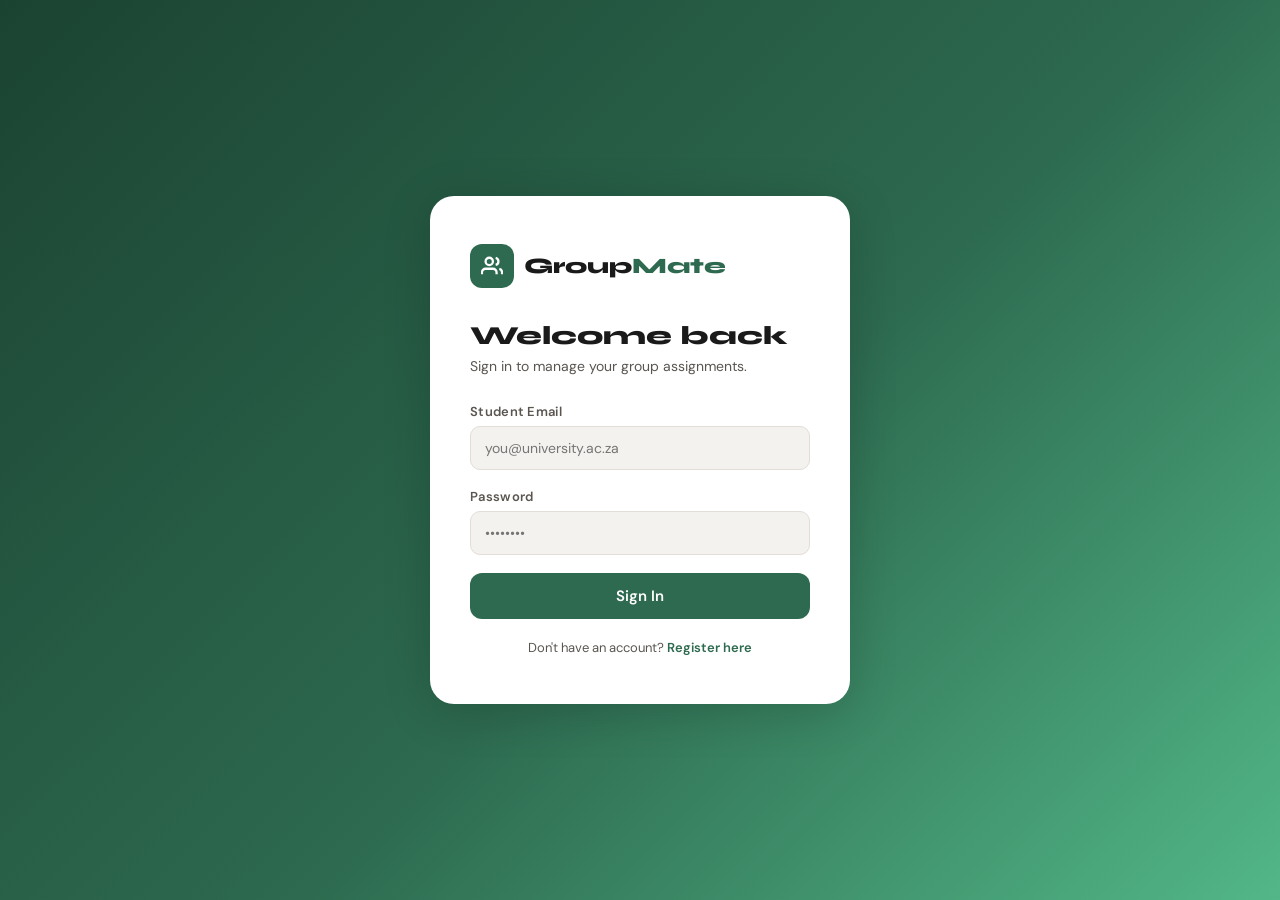
<file: index.html>
<!DOCTYPE html>
<html lang="en">
<head>
  <meta charset="UTF-8" />
  <meta name="viewport" content="width=device-width, initial-scale=1.0" />
  <title>GroupMate — Login</title>
  <link rel="stylesheet" href="css/styles.css" />
  <style>
    body {
      display: flex; align-items: center; justify-content: center; min-height: 100vh; padding: 24px;
      background: linear-gradient(135deg, #1B4332 0%, #2D6A4F 55%, #52B788 100%);
    }
    .auth-card {
      background: #fff; border-radius: 24px; padding: 48px 40px;
      width: 100%; max-width: 420px; box-shadow: 0 8px 48px rgba(0,0,0,0.18);
      animation: slideUp 0.4s ease;
    }
    .auth-logo { display: flex; align-items: center; gap: 10px; margin-bottom: 32px; }
    .auth-logo-icon {
      width: 44px; height: 44px; background: var(--primary); border-radius: 12px;
      display: flex; align-items: center; justify-content: center;
    }
    .auth-logo-text { font-family: 'Syne', sans-serif; font-size: 22px; font-weight: 800; }
    .auth-logo-text span { color: var(--primary); }
    .auth-title { font-family: 'Syne', sans-serif; font-size: 26px; font-weight: 800; margin-bottom: 6px; }
    .auth-sub   { color: var(--text-2); font-size: 14px; margin-bottom: 28px; }
    .auth-switch { text-align: center; margin-top: 20px; font-size: 13px; color: var(--text-2); }
    .auth-switch a { color: var(--primary); font-weight: 600; }
  </style>
</head>
<body>
  <div class="auth-card">
    <div class="auth-logo">
      <div class="auth-logo-icon">
        <svg viewBox="0 0 24 24" fill="none" stroke="white" stroke-width="2.5" width="22" height="22"><path d="M17 21v-2a4 4 0 0 0-4-4H5a4 4 0 0 0-4 4v2"/><circle cx="9" cy="7" r="4"/><path d="M23 21v-2a4 4 0 0 0-3-3.87"/><path d="M16 3.13a4 4 0 0 1 0 7.75"/></svg>
      </div>
      <span class="auth-logo-text">Group<span>Mate</span></span>
    </div>

    <div class="auth-title">Welcome back</div>
    <div class="auth-sub">Sign in to manage your group assignments.</div>

    <div class="form-group">
      <label class="form-label">Student Email</label>
      <input type="email" id="email" class="form-input" placeholder="you@university.ac.za" />
      <div class="error-msg" id="email-err">Please enter a valid email address.</div>
    </div>

    <div class="form-group">
      <label class="form-label">Password</label>
      <input type="password" id="pass" class="form-input" placeholder="••••••••" />
      <div class="error-msg" id="pass-err">Password must be at least 6 characters.</div>
    </div>

    <button class="btn btn-solid btn-lg btn-full" onclick="doLogin()">Sign In</button>

    <div class="auth-switch">
      Don't have an account? <a href="pages/register.html">Register here</a>
    </div>
  </div>

  <div class="toast" id="toast"></div>
  <script src="js/shared.js"></script>
  <script>
    // If already logged in, go straight to dashboard
    if (GM.user) window.location.href = 'pages/dashboard.html';

    function doLogin() {
      const email = document.getElementById('email').value.trim();
      const pass  = document.getElementById('pass').value;
      let ok = true;

      if (!email || !email.includes('@')) {
        document.getElementById('email').classList.add('error');
        document.getElementById('email-err').classList.add('show');
        ok = false;
      } else {
        document.getElementById('email').classList.remove('error');
        document.getElementById('email-err').classList.remove('show');
      }
      if (pass.length < 6) {
        document.getElementById('pass').classList.add('error');
        document.getElementById('pass-err').classList.add('show');
        ok = false;
      } else {
        document.getElementById('pass').classList.remove('error');
        document.getElementById('pass-err').classList.remove('show');
      }
      if (!ok) return;

      // Use the first default member name as the logged-in user
      saveUser({ name: 'Thabo Mokoena', initials: 'TM' });
      window.location.href = 'pages/dashboard.html';
    }

    // Allow Enter key to submit
    document.addEventListener('keydown', e => { if (e.key === 'Enter') doLogin(); });
  </script>
</body>
</html>
</file>
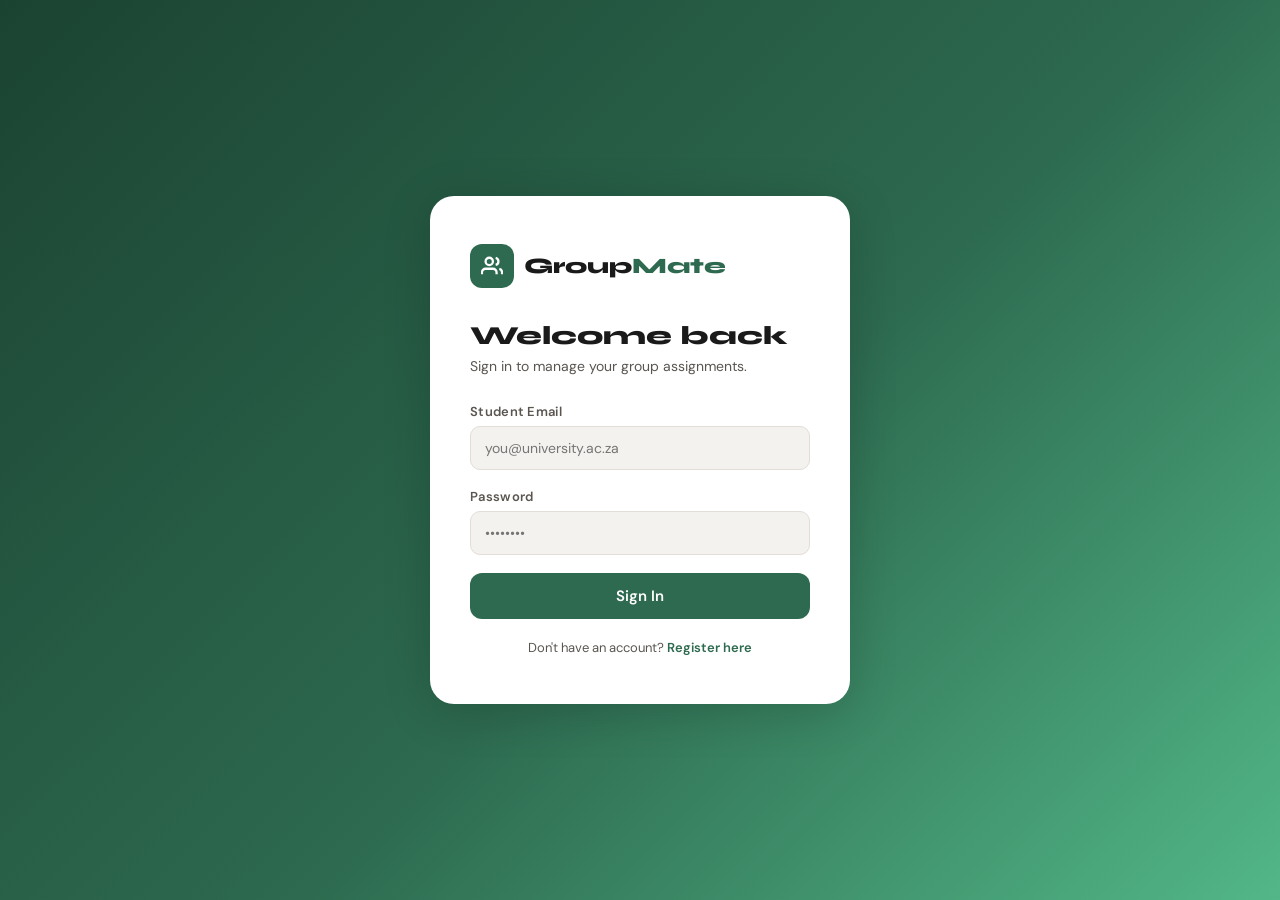
<file: pages/chat.html>
<!DOCTYPE html>
<html lang="en">
<head>
  <meta charset="UTF-8" />
  <meta name="viewport" content="width=device-width, initial-scale=1.0" />
  <title>GroupMate — Group Chat</title>
  <link rel="stylesheet" href="../css/styles.css" />
  <style>
    /* Override page-body padding for chat — full height layout */
    .main-content { overflow: hidden; }
    .chat-wrapper  { display: flex; height: calc(100vh - 64px); }
  </style>
</head>
<body>
<div class="app-layout">
  <div id="sidebar-mount"></div>

  <div class="main-content">
    <div id="topbar-mount"></div>

    <div class="chat-wrapper">
      <!-- Conversation list -->
      <div class="chat-sidebar">
        <div style="font-size:11px;font-weight:700;color:var(--text-3);letter-spacing:1px;text-transform:uppercase;margin-bottom:12px">Conversations</div>

        <a class="convo-item active" href="#">
          <div class="avatar avatar-sm" style="background:#2D6A4F;color:white">GP</div>
          <div>
            <div class="convo-name">Group Project 🌿</div>
            <div class="convo-preview">Sipho: I finished the intro!</div>
          </div>
        </a>
        <a class="convo-item" href="#">
          <div class="avatar avatar-sm" style="background:#F4A261;color:white">TM</div>
          <div>
            <div class="convo-name">Thabo Mokoena</div>
            <div class="convo-preview">Can you review my section?</div>
          </div>
        </a>
        <a class="convo-item" href="#">
          <div class="avatar avatar-sm" style="background:#457B9D;color:white">NP</div>
          <div>
            <div class="convo-name">Nandi Pretorius</div>
            <div class="convo-preview">Files uploaded ✓</div>
          </div>
        </a>
        <a class="convo-item" href="#">
          <div class="avatar avatar-sm" style="background:#9B5DE5;color:white">KS</div>
          <div>
            <div class="convo-name">Kefilwe Sithole</div>
            <div class="convo-preview">Working on data now 📊</div>
          </div>
        </a>
        <a class="convo-item" href="#">
          <div class="avatar avatar-sm" style="background:#E76F51;color:white">LF</div>
          <div>
            <div class="convo-name">Luca Ferreira</div>
            <div class="convo-preview">Mockups almost ready!</div>
          </div>
        </a>
      </div>

      <!-- Chat area -->
      <div class="chat-main">
        <div class="chat-header">
          <div class="avatar avatar-md" style="background:#2D6A4F;color:white">GP</div>
          <div>
            <div style="font-weight:700;font-size:15px">Group Project 🌿</div>
            <div style="font-size:12px;color:var(--text-3)">5 members · 3 online <span class="online-dot"></span></div>
          </div>
        </div>

        <div class="chat-messages" id="chat-messages">
          <!-- Seeded messages -->
          <div class="msg-bubble">
            <div class="avatar avatar-sm" style="background:#F4A261;color:white;align-self:flex-end">TM</div>
            <div>
              <div class="msg-sender">Thabo Mokoena</div>
              <div class="msg-body">Hey team! I've updated the task board. Please check your assigned tasks and confirm you've seen them. 👀</div>
              <div class="msg-time">09:14</div>
            </div>
          </div>
          <div class="msg-bubble">
            <div class="avatar avatar-sm" style="background:#457B9D;color:white;align-self:flex-end">NP</div>
            <div>
              <div class="msg-sender">Nandi Pretorius</div>
              <div class="msg-body">Seen! I'll finish my part of the methodology by tomorrow evening.</div>
              <div class="msg-time">09:22</div>
            </div>
          </div>
          <div class="msg-bubble">
            <div class="avatar avatar-sm" style="background:#52B788;color:white;align-self:flex-end">SM</div>
            <div>
              <div class="msg-sender">Sipho Mthembu</div>
              <div class="msg-body">I finished the introduction! Just uploaded it to Files. 🎉</div>
              <div class="msg-time">10:05</div>
            </div>
          </div>
          <div class="msg-bubble mine">
            <div class="avatar avatar-sm" style="background:#9B5DE5;color:white;align-self:flex-end">Me</div>
            <div>
              <div class="msg-body">Amazing Sipho! I'll review it now. Nandi, remember the literature review is overdue — can you prioritise it?</div>
              <div class="msg-time">10:11</div>
            </div>
          </div>
          <div class="msg-bubble">
            <div class="avatar avatar-sm" style="background:#457B9D;color:white;align-self:flex-end">NP</div>
            <div>
              <div class="msg-sender">Nandi Pretorius</div>
              <div class="msg-body">Sorry! On it right now. Will be done by tonight. 💪</div>
              <div class="msg-time">10:15</div>
            </div>
          </div>
        </div>

        <div class="chat-input-area">
          <textarea class="chat-input" id="chat-input" rows="1" placeholder="Type a message… (Enter to send, Shift+Enter for new line)" onkeydown="chatKey(event)"></textarea>
          <button class="btn btn-solid" onclick="sendMsg()">
            <svg viewBox="0 0 24 24" fill="none" stroke="currentColor" stroke-width="2.5" width="15" height="15"><line x1="22" y1="2" x2="11" y2="13"/><polygon points="22 2 15 22 11 13 2 9 22 2"/></svg>
            Send
          </button>
        </div>
      </div>
    </div>
  </div>
</div>

<div class="toast" id="toast"></div>
<script src="../js/shared.js"></script>
<script>
  requireAuth();
  document.getElementById('sidebar-mount').innerHTML = buildSidebar('chat');
  document.getElementById('topbar-mount').innerHTML  = buildTopbar('Group Chat');

  const replies = [
    'Got it, thanks for the update! 👍',
    "I'll look into that right away.",
    "Sounds good. I'll finish my part soon.",
    'Thanks! Noted. 📝',
    "Great, I'll check the task board now.",
    'On it! 💪',
    'Understood, will update you shortly.',
  ];
  const replyAvatars = [
    { ini:'SM', color:'#52B788', name:'Sipho Mthembu' },
    { ini:'NP', color:'#457B9D', name:'Nandi Pretorius' },
    { ini:'KS', color:'#9B5DE5', name:'Kefilwe Sithole' },
    { ini:'LF', color:'#E76F51', name:'Luca Ferreira' },
  ];

  function chatKey(e) {
    if (e.key === 'Enter' && !e.shiftKey) { e.preventDefault(); sendMsg(); }
  }

  function sendMsg() {
    const input = document.getElementById('chat-input');
    const text  = input.value.trim();
    if (!text) return;

    const msgs = document.getElementById('chat-messages');
    const now  = new Date().toLocaleTimeString([], { hour:'2-digit', minute:'2-digit' });
    const user = GM.user || { name:'Me' };
    const ini  = initials(user.name);

    const bubble = document.createElement('div');
    bubble.className = 'msg-bubble mine';
    bubble.style.animation = 'slideUp 0.3s ease';
    bubble.innerHTML = `
      <div class="avatar avatar-sm" style="background:var(--accent);color:white;align-self:flex-end">${ini}</div>
      <div>
        <div class="msg-body">${escapeHtml(text)}</div>
        <div class="msg-time">${now}</div>
      </div>`;
    msgs.appendChild(bubble);
    msgs.scrollTop = msgs.scrollHeight;
    input.value = '';

    // Simulated reply
    setTimeout(() => {
      const r = replyAvatars[Math.floor(Math.random() * replyAvatars.length)];
      const reply = document.createElement('div');
      reply.className = 'msg-bubble';
      reply.style.animation = 'slideUp 0.3s ease';
      reply.innerHTML = `
        <div class="avatar avatar-sm" style="background:${r.color};color:white;align-self:flex-end">${r.ini}</div>
        <div>
          <div class="msg-sender">${r.name}</div>
          <div class="msg-body">${replies[Math.floor(Math.random()*replies.length)]}</div>
          <div class="msg-time">${new Date().toLocaleTimeString([],{hour:'2-digit',minute:'2-digit'})}</div>
        </div>`;
      msgs.appendChild(reply);
      msgs.scrollTop = msgs.scrollHeight;
    }, 1400);
  }

  // Scroll to bottom on load
  window.addEventListener('load', () => {
    const msgs = document.getElementById('chat-messages');
    msgs.scrollTop = msgs.scrollHeight;
  });
</script>
</body>
</html>
</file>
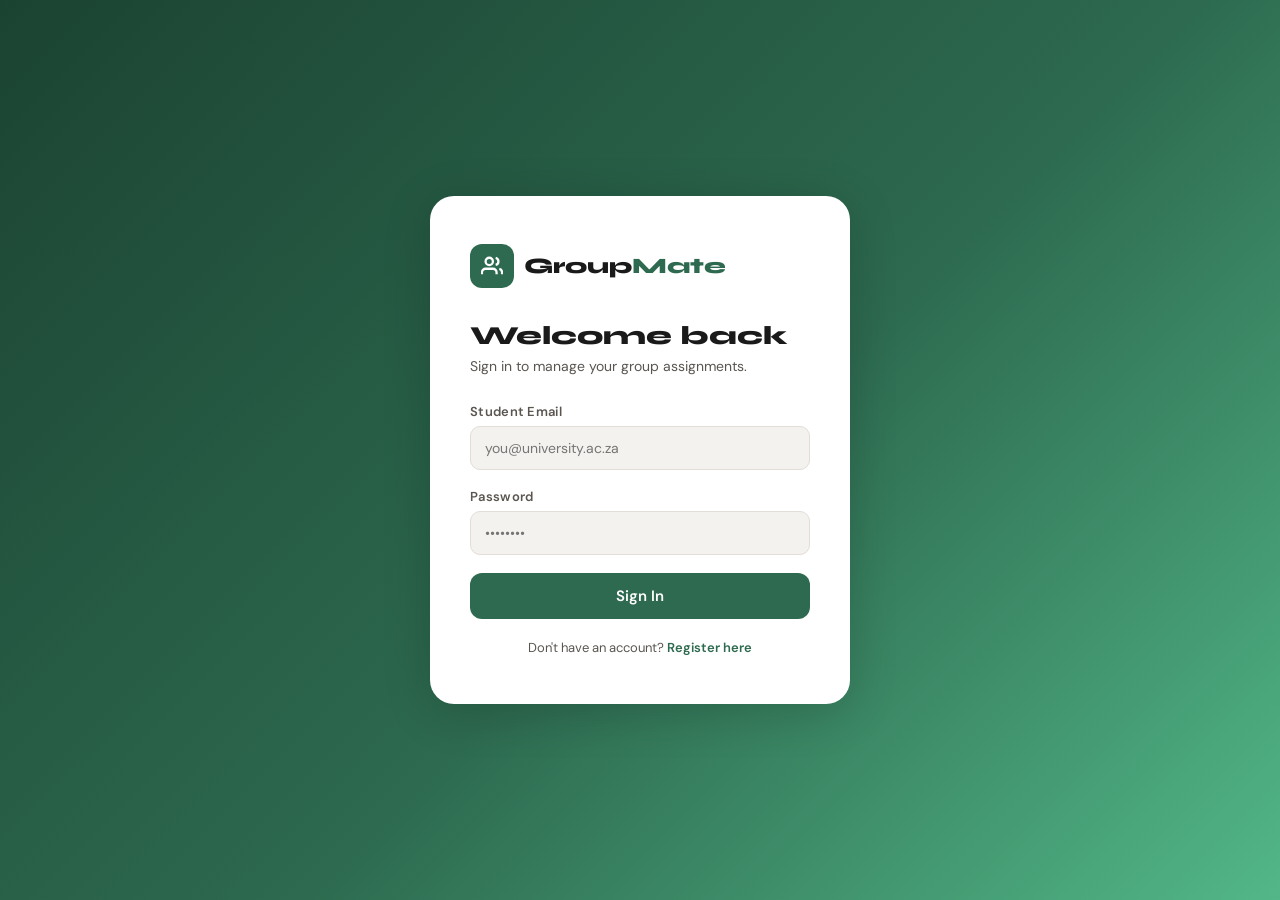
<file: pages/dashboard.html>
<!DOCTYPE html>
<html lang="en">
<head>
  <meta charset="UTF-8" />
  <meta name="viewport" content="width=device-width, initial-scale=1.0" />
  <title>GroupMate — Dashboard</title>
  <link rel="stylesheet" href="../css/styles.css" />
  <style>
    .dash-grid { display: grid; grid-template-columns: 1fr 340px; gap: 20px; }
    .dash-left, .dash-right { display: flex; flex-direction: column; gap: 20px; }
    @media (max-width: 960px) { .dash-grid { grid-template-columns: 1fr; } }
  </style>
</head>
<body>
<div class="app-layout">
  <div id="sidebar-mount"></div>

  <div class="main-content">
    <div id="topbar-mount"></div>

    <div class="page-body">
      <!-- Stats -->
      <div class="stats-row" id="stats-row"></div>

      <div class="dash-grid">
        <div class="dash-left">
          <!-- Progress -->
          <div class="card">
            <div class="card-title">
              <span>Overall Group Progress</span>
              <span class="chip chip-green" id="pct-label">0%</span>
            </div>
            <div class="progress-bar">
              <div class="progress-fill" id="progress-fill" style="width:0%"></div>
            </div>
            <div class="text-muted" style="margin-top:12px" id="progress-sub"></div>
          </div>

          <!-- Recent Tasks -->
          <div class="card">
            <div class="card-title">
              <span>Recent Tasks</span>
              <a href="tasks.html" class="btn btn-sm btn-solid">
                <svg viewBox="0 0 24 24" fill="none" stroke="currentColor" stroke-width="2.5" width="13" height="13"><line x1="12" y1="5" x2="12" y2="19"/><line x1="5" y1="12" x2="19" y2="12"/></svg>
                Add Task
              </a>
            </div>
            <div id="dash-task-list"></div>
          </div>
        </div>

        <div class="dash-right">
          <!-- Member Activity -->
          <div class="card">
            <div class="card-title">Member Activity</div>
            <div id="member-activity"></div>
          </div>

          <!-- Quick Alerts -->
          <div class="card">
            <div class="card-title">
              <span>Recent Alerts</span>
              <span class="chip chip-orange">2 new</span>
            </div>
            <div id="quick-alerts"></div>
          </div>
        </div>
      </div>
    </div>
  </div>
</div>

<div class="toast" id="toast"></div>
<script src="../js/shared.js"></script>
<script>
  requireAuth();
  document.getElementById('sidebar-mount').innerHTML = buildSidebar('dashboard');
  document.getElementById('topbar-mount').innerHTML  = buildTopbar('Dashboard');

  function render() {
    const tasks = GM.tasks;
    const done  = tasks.filter(t => t.status === 'done').length;
    const inP   = tasks.filter(t => t.status === 'in-progress').length;
    const today = new Date().toISOString().slice(0,10);
    const over  = tasks.filter(t => t.status !== 'done' && t.deadline < today).length;
    const pct   = Math.round((done / tasks.length) * 100);

    // Stats
    document.getElementById('stats-row').innerHTML = `
      <div class="stat-card green"><div class="stat-label">Completed</div><div class="stat-value">${done}</div><div class="stat-sub">of ${tasks.length} tasks</div></div>
      <div class="stat-card orange"><div class="stat-label">In Progress</div><div class="stat-value">${inP}</div><div class="stat-sub">tasks active</div></div>
      <div class="stat-card red"><div class="stat-label">Overdue</div><div class="stat-value">${over}</div><div class="stat-sub">needs attention</div></div>
      <div class="stat-card blue"><div class="stat-label">Days Left</div><div class="stat-value">12</div><div class="stat-sub">submission: 5 Jun</div></div>`;

    // Progress
    const fillEl = document.getElementById('progress-fill');
    fillEl.style.width = pct + '%';
    fillEl.className = 'progress-fill' + (pct < 30 ? ' red' : pct < 60 ? ' orange' : '');
    document.getElementById('pct-label').textContent = pct + '%';
    document.getElementById('progress-sub').textContent =
      `${done} of ${tasks.length} tasks completed · ${pct >= 60 ? "Great progress! 🎯" : "Keep pushing! 💪"}`;

    // Recent tasks (first 5)
    document.getElementById('dash-task-list').innerHTML = tasks.slice(0,5).map(t => taskHTML(t)).join('');

    // Member activity
    document.getElementById('member-activity').innerHTML = GM.members.map(m => {
      const mt  = tasks.filter(t => t.assignee === m.name);
      const md  = mt.filter(t => t.status === 'done').length;
      const mp  = mt.length ? Math.round((md / mt.length) * 100) : 0;
      return `<div class="member-row">
        <div class="avatar avatar-md" style="background:${m.color};color:white">${m.initials}</div>
        <div class="member-info">
          <div class="member-name" style="font-size:13px">${m.name}</div>
          <div class="progress-bar" style="margin-top:5px"><div class="progress-fill" style="width:${mp}%;background:${m.color}"></div></div>
        </div>
        <span style="font-size:12px;font-weight:700;color:${m.color};min-width:32px;text-align:right">${mp}%</span>
      </div>`;
    }).join('');

    // Quick alerts (unread notifications)
    const unread = GM.notifications.filter(n => !n.read);
    document.getElementById('quick-alerts').innerHTML = unread.slice(0,3).map(n => `
      <div class="notif-item unread">
        <div class="notif-icon ${n.type}">
          <svg viewBox="0 0 24 24" fill="none" stroke="currentColor" stroke-width="2"><path d="M18 8A6 6 0 0 0 6 8c0 7-3 9-3 9h18s-3-2-3-9"/><path d="M13.73 21a2 2 0 0 1-3.46 0"/></svg>
        </div>
        <div class="notif-text">
          <div class="notif-title">${n.title}</div>
          <div class="notif-body">${n.body}</div>
          <div class="notif-time">${n.time}</div>
        </div>
      </div>`).join('') || '<div class="text-muted" style="padding:12px">No new alerts 🎉</div>';
  }

  // Toggle task status from dashboard
  function toggleTask(id) {
    const tasks = GM.tasks;
    const t = tasks.find(x => x.id === id);
    if (!t) return;
    t.status = t.status === 'done' ? 'todo' : 'done';
    GM.saveTasks(tasks);
    toast(t.status === 'done' ? '🎉 Task completed!' : 'Task marked as to-do.', t.status === 'done' ? 'success' : 'info');
    render();
  }

  render();
</script>
</body>
</html>
</file>
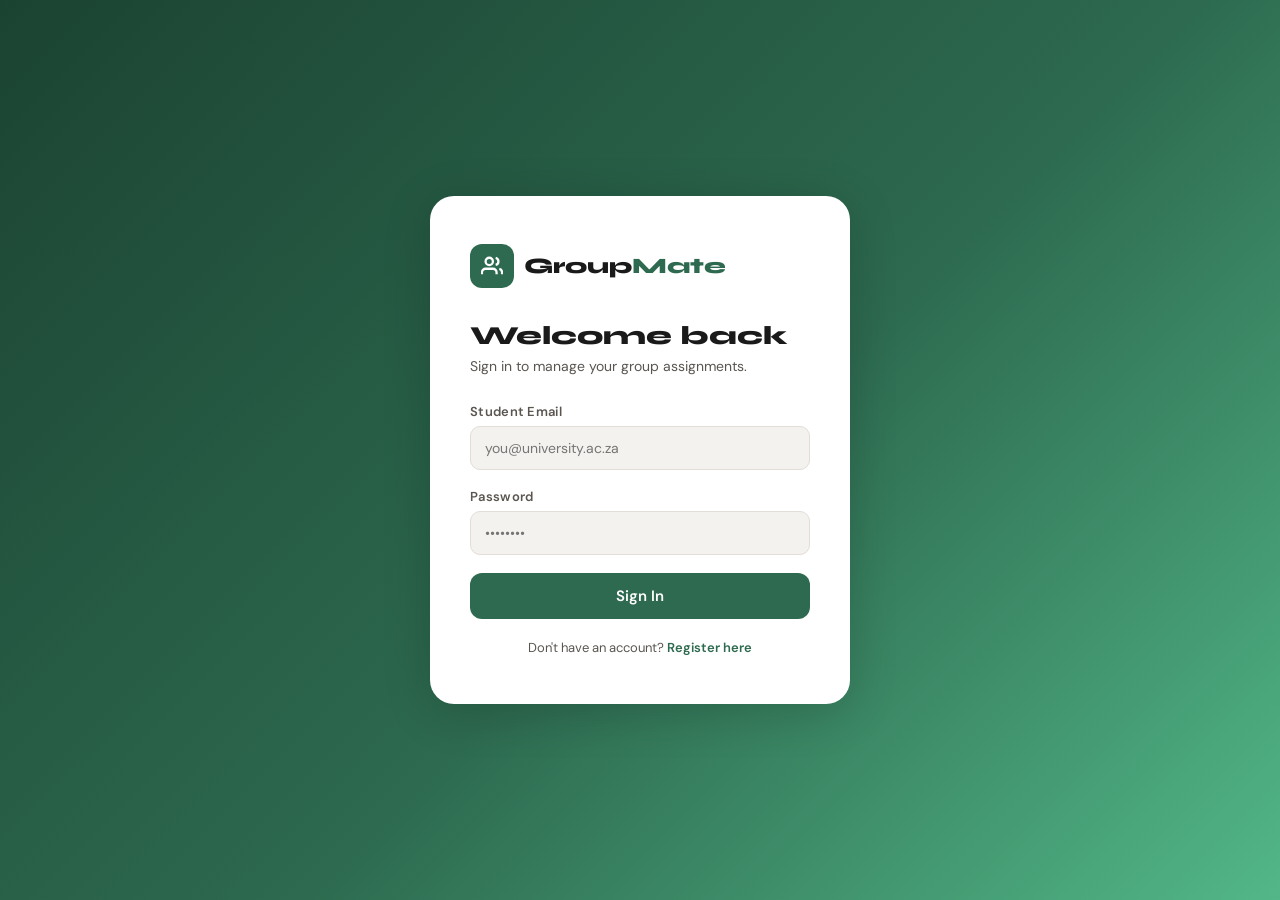
<file: pages/files.html>
<!DOCTYPE html>
<html lang="en">
<head>
  <meta charset="UTF-8" />
  <meta name="viewport" content="width=device-width, initial-scale=1.0" />
  <title>GroupMate — Files</title>
  <link rel="stylesheet" href="../css/styles.css" />
</head>
<body>
<div class="app-layout">
  <div id="sidebar-mount"></div>

  <div class="main-content">
    <div id="topbar-mount"></div>

    <div class="page-body">
      <div class="section-header">
        <div class="section-title">Shared Files</div>
        <button class="btn btn-solid" onclick="openModal()">
          <svg viewBox="0 0 24 24" fill="none" stroke="currentColor" stroke-width="2.5" width="15" height="15"><polyline points="16 16 12 12 8 16"/><line x1="12" y1="12" x2="12" y2="21"/><path d="M20.39 18.39A5 5 0 0 0 18 9h-1.26A8 8 0 1 0 3 16.3"/></svg>
          Upload File
        </button>
      </div>

      <div class="card">
        <div class="file-grid" id="file-grid"></div>
      </div>
    </div>
  </div>
</div>

<!-- Upload Modal -->
<div class="modal-overlay" id="modal">
  <div class="modal">
    <div class="modal-title">Upload File</div>
    <div class="modal-sub">Share a document with your group members.</div>

    <div class="upload-zone" onclick="simulateUpload()">
      <svg viewBox="0 0 24 24" fill="none" stroke="currentColor" stroke-width="1.5"><polyline points="16 16 12 12 8 16"/><line x1="12" y1="12" x2="12" y2="21"/><path d="M20.39 18.39A5 5 0 0 0 18 9h-1.26A8 8 0 1 0 3 16.3"/></svg>
      <p><strong>Click to select a file</strong> or drag and drop</p>
      <p style="margin-top:4px;font-size:12px;color:var(--text-3)">PDF, DOCX, XLSX, PPTX up to 20 MB</p>
    </div>

    <div class="modal-actions">
      <button class="btn btn-outline" onclick="closeModal()">Cancel</button>
    </div>
  </div>
</div>

<div class="toast" id="toast"></div>
<script src="../js/shared.js"></script>
<script>
  requireAuth();
  document.getElementById('sidebar-mount').innerHTML = buildSidebar('files');
  document.getElementById('topbar-mount').innerHTML  = buildTopbar('Files');

  const fileIcons = { pdf:'📄', docx:'📝', xlsx:'📊', pptx:'📑', default:'📎' };

  function render() {
    const files = GM.files;
    document.getElementById('file-grid').innerHTML = files.map(f => `
      <div class="file-card" title="Uploaded by ${escapeHtml(f.by)}">
        <div class="file-icon">${fileIcons[f.type] || fileIcons.default}</div>
        <div class="file-name">${escapeHtml(f.name)}</div>
        <div class="file-meta">${f.size} · ${f.date}</div>
        <div class="file-meta">by ${escapeHtml(f.by.split(' ')[0])}</div>
      </div>`).join('');
  }

  function openModal()  { document.getElementById('modal').classList.add('open'); }
  function closeModal() { document.getElementById('modal').classList.remove('open'); }
  document.getElementById('modal').addEventListener('click', e => { if (e.target === document.getElementById('modal')) closeModal(); });

  const sampleFiles = [
    { name:'Presentation_Draft.pptx', type:'pptx' },
    { name:'Analysis_Data.xlsx',      type:'xlsx' },
    { name:'Report_Chapter3.docx',    type:'docx' },
    { name:'Survey_Results.pdf',      type:'pdf'  },
    { name:'Meeting_Notes.docx',      type:'docx' },
  ];

  function simulateUpload() {
    closeModal();
    const pick = sampleFiles[Math.floor(Math.random() * sampleFiles.length)];
    const user = GM.user || { name:'You' };
    const files = GM.files;
    files.unshift({
      name: pick.name,
      type: pick.type,
      size: Math.round(Math.random() * 900 + 50) + ' KB',
      by:   user.name,
      date: 'Just now',
    });
    GM.saveFiles(files);
    render();
    toast('File uploaded successfully! ✓', 'success');
  }

  render();
</script>
</body>
</html>
</file>
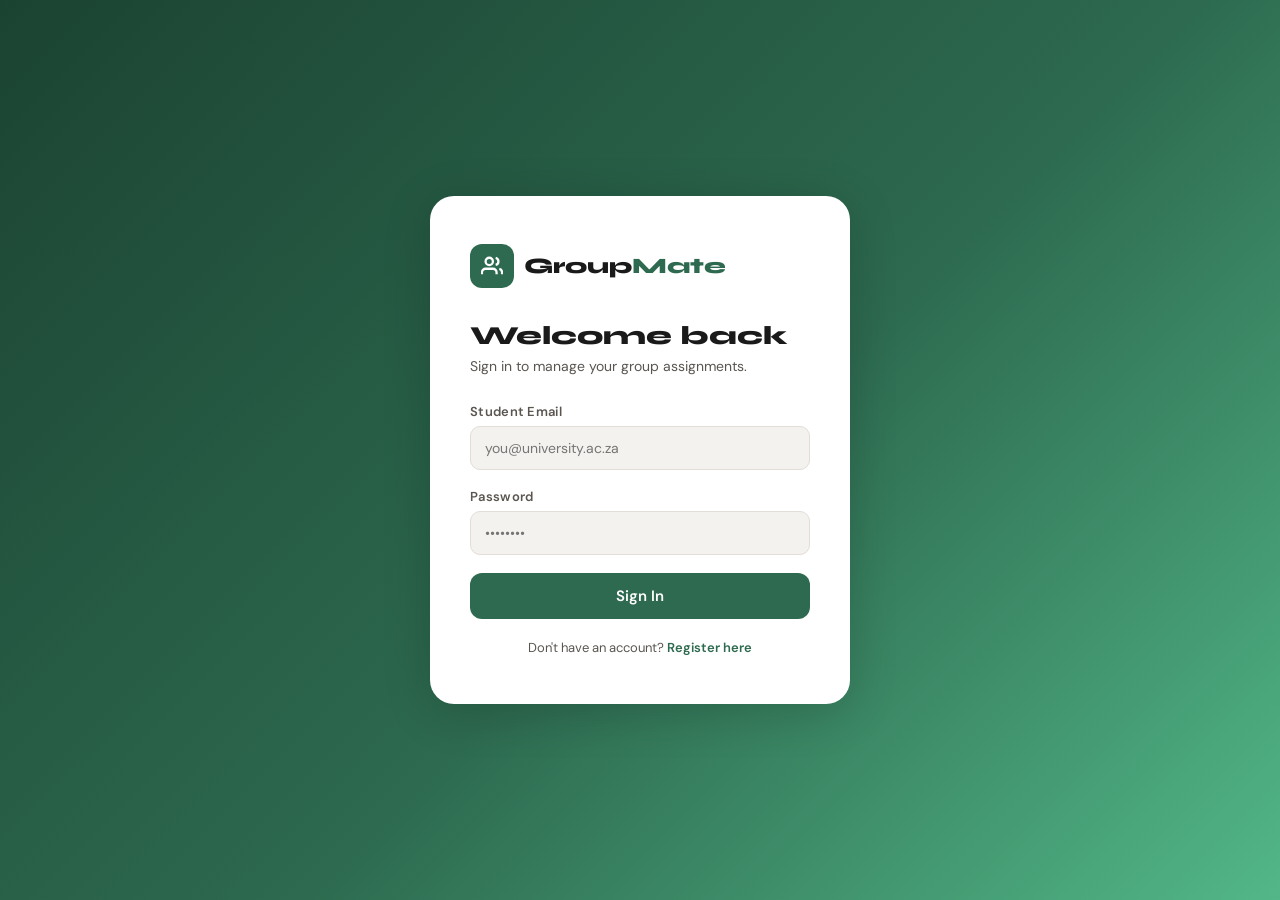
<file: pages/members.html>
<!DOCTYPE html>
<html lang="en">
<head>
  <meta charset="UTF-8" />
  <meta name="viewport" content="width=device-width, initial-scale=1.0" />
  <title>GroupMate — Members</title>
  <link rel="stylesheet" href="../css/styles.css" />
  <style>
    .member-card {
      background: var(--surface); border: 1px solid var(--border);
      border-radius: var(--radius); padding: 22px;
      display: flex; flex-direction: column; gap: 14px;
      transition: box-shadow 0.15s;
    }
    .member-card:hover { box-shadow: var(--shadow); }
    .members-grid { display: grid; grid-template-columns: repeat(auto-fill, minmax(280px, 1fr)); gap: 16px; }
    .task-pill {
      display: flex; align-items: center; gap: 8px; padding: 8px 10px;
      border-radius: 8px; background: var(--bg); font-size: 12px;
    }
    .task-pill .task-check { width:16px; height:16px; border-radius:4px; border-width:1.5px; }
    .task-pill .task-check.done { width:16px; height:16px; }
    .task-pill .task-check.done::after { font-size:10px; }
  </style>
</head>
<body>
<div class="app-layout">
  <div id="sidebar-mount"></div>

  <div class="main-content">
    <div id="topbar-mount"></div>

    <div class="page-body">
      <div class="section-title" style="margin-bottom:4px">Group Members</div>
      <div class="text-muted" style="margin-bottom:20px">5 members · submission deadline 5 June 2026</div>

      <div class="members-grid" id="members-grid"></div>
    </div>
  </div>
</div>

<div class="toast" id="toast"></div>
<script src="../js/shared.js"></script>
<script>
  requireAuth();
  document.getElementById('sidebar-mount').innerHTML = buildSidebar('members');
  document.getElementById('topbar-mount').innerHTML  = buildTopbar('Members');

  function render() {
    const tasks = GM.tasks;
    document.getElementById('members-grid').innerHTML = GM.members.map(m => {
      const myTasks   = tasks.filter(t => t.assignee === m.name);
      const doneTasks = myTasks.filter(t => t.status === 'done');
      const inpTasks  = myTasks.filter(t => t.status === 'in-progress');
      const pct       = myTasks.length ? Math.round((doneTasks.length / myTasks.length) * 100) : 0;
      const chipClass = pct === 100 ? 'chip-green' : pct >= 50 ? 'chip-orange' : 'chip-grey';

      const taskPills = myTasks.slice(0,3).map(t => {
        const isDone = t.status === 'done';
        return `<div class="task-pill">
          <div class="task-check ${isDone ? 'done' : t.status === 'in-progress' ? '' : ''}"></div>
          <span style="flex:1;${isDone ? 'text-decoration:line-through;color:var(--text-3)' : ''}">${escapeHtml(t.name)}</span>
          <span class="chip ${isDone ? 'chip-green' : t.status === 'in-progress' ? 'chip-orange' : 'chip-grey'}" style="font-size:10px">${isDone ? 'Done' : t.status === 'in-progress' ? 'In Progress' : 'To Do'}</span>
        </div>`;
      }).join('');

      const moreTasks = myTasks.length > 3 ? `<div class="text-muted" style="padding:4px 10px">+${myTasks.length - 3} more tasks</div>` : '';

      return `<div class="member-card">
        <div style="display:flex;align-items:center;gap:14px">
          <div class="avatar avatar-lg" style="background:${m.color};color:white">${m.initials}</div>
          <div style="flex:1">
            <div style="font-family:'Syne',sans-serif;font-size:15px;font-weight:800">${escapeHtml(m.name)}</div>
            <div class="text-muted">${m.role}</div>
          </div>
          <span class="chip ${chipClass}">${pct}%</span>
        </div>

        <div>
          <div style="display:flex;justify-content:space-between;font-size:12px;color:var(--text-3);margin-bottom:6px">
            <span>${doneTasks.length} done · ${inpTasks.length} in progress</span>
            <span>${myTasks.length} total</span>
          </div>
          <div class="progress-bar">
            <div class="progress-fill" style="width:${pct}%;background:${m.color}"></div>
          </div>
        </div>

        <div style="display:flex;flex-direction:column;gap:6px">
          ${taskPills || '<div class="text-muted" style="padding:4px">No tasks assigned yet.</div>'}
          ${moreTasks}
        </div>

        <a href="tasks.html" class="btn btn-outline btn-sm" style="align-self:flex-start">View All Tasks</a>
      </div>`;
    }).join('');
  }

  render();
</script>
</body>
</html>
</file>
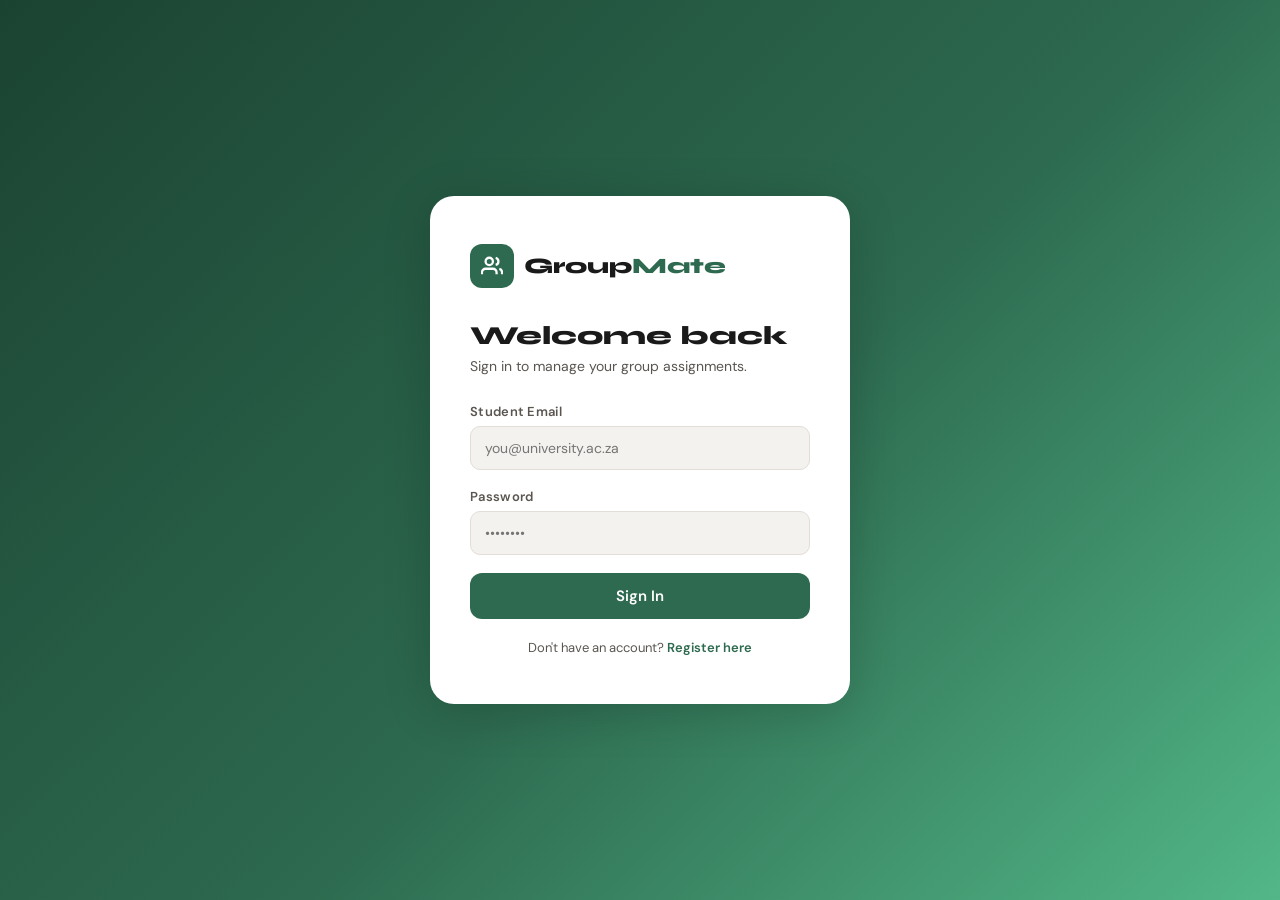
<file: pages/notifications.html>
<!DOCTYPE html>
<html lang="en">
<head>
  <meta charset="UTF-8" />
  <meta name="viewport" content="width=device-width, initial-scale=1.0" />
  <title>GroupMate — Notifications</title>
  <link rel="stylesheet" href="../css/styles.css" />
</head>
<body>
<div class="app-layout">
  <div id="sidebar-mount"></div>

  <div class="main-content">
    <div id="topbar-mount"></div>

    <div class="page-body">
      <div class="section-header">
        <div class="section-title">Notifications</div>
        <button class="btn btn-outline btn-sm" onclick="markAll()">Mark all as read</button>
      </div>

      <!-- Responding interaction type banner -->
      <div style="background:var(--primary-pale);border:1px solid var(--primary-light);border-radius:var(--radius);padding:14px 18px;display:flex;align-items:center;gap:12px">
        <svg viewBox="0 0 24 24" fill="none" stroke="var(--primary)" stroke-width="2" width="20" height="20"><path d="M18 8A6 6 0 0 0 6 8c0 7-3 9-3 9h18s-3-2-3-9"/><path d="M13.73 21a2 2 0 0 1-3.46 0"/></svg>
        <div>
          <div style="font-size:13px;font-weight:600;color:var(--primary)">GroupMate keeps you informed</div>
          <div style="font-size:12px;color:var(--text-2)">You are automatically notified about deadlines, task updates, and group activity.</div>
        </div>
        <button class="btn btn-sm btn-solid" style="margin-left:auto" onclick="addSystemAlert()">Simulate Alert</button>
      </div>

      <div class="card">
        <div id="notif-list"></div>
      </div>
    </div>
  </div>
</div>

<div class="toast" id="toast"></div>
<script src="../js/shared.js"></script>
<script>
  requireAuth();
  document.getElementById('sidebar-mount').innerHTML = buildSidebar('notifications');
  document.getElementById('topbar-mount').innerHTML  = buildTopbar('Notifications');

  const notifIcon = `<svg viewBox="0 0 24 24" fill="none" stroke="currentColor" stroke-width="2" width="16" height="16"><path d="M18 8A6 6 0 0 0 6 8c0 7-3 9-3 9h18s-3-2-3-9"/><path d="M13.73 21a2 2 0 0 1-3.46 0"/></svg>`;
  const checkIcon = `<svg viewBox="0 0 24 24" fill="none" stroke="currentColor" stroke-width="2" width="16" height="16"><path d="M9 11l3 3L22 4"/><path d="M21 12v7a2 2 0 0 1-2 2H5a2 2 0 0 1-2-2V5a2 2 0 0 1 2-2h11"/></svg>`;
  const warnIcon  = `<svg viewBox="0 0 24 24" fill="none" stroke="currentColor" stroke-width="2" width="16" height="16"><path d="M10.29 3.86L1.82 18a2 2 0 0 0 1.71 3h16.94a2 2 0 0 0 1.71-3L13.71 3.86a2 2 0 0 0-3.42 0z"/><line x1="12" y1="9" x2="12" y2="13"/><line x1="12" y1="17" x2="12.01" y2="17"/></svg>`;

  function iconFor(type) { return type === 'green' ? checkIcon : type === 'red' ? warnIcon : notifIcon; }

  function render() {
    const list = GM.notifications;
    if (!list.length) {
      document.getElementById('notif-list').innerHTML = `<div class="empty-state">
        <svg viewBox="0 0 24 24" fill="none" stroke="currentColor" stroke-width="1.5" width="56" height="56"><path d="M18 8A6 6 0 0 0 6 8c0 7-3 9-3 9h18s-3-2-3-9"/><path d="M13.73 21a2 2 0 0 1-3.46 0"/></svg>
        <h3>All caught up!</h3><p>No notifications right now.</p></div>`;
      return;
    }
    document.getElementById('notif-list').innerHTML = list.map((n, i) => `
      <div class="notif-item ${n.read ? '' : 'unread'}" id="notif-${i}">
        <div class="notif-icon ${n.type}">${iconFor(n.type)}</div>
        <div class="notif-text" style="flex:1">
          <div class="notif-title">${escapeHtml(n.title)}</div>
          <div class="notif-body">${escapeHtml(n.body)}</div>
          <div class="notif-time">${n.time}</div>
        </div>
        ${!n.read
          ? `<button class="btn btn-sm btn-outline" onclick="dismiss(${i})" title="Dismiss">Dismiss</button>`
          : `<span style="font-size:11px;color:var(--text-3)">Read</span>`}
      </div>`).join('');
  }

  function dismiss(i) {
    GM.notifications[i].read = true;
    render();
    toast('Notification dismissed.', 'info');
  }

  function markAll() {
    GM.notifications.forEach(n => n.read = true);
    render();
    toast('All notifications marked as read.', 'info');
  }

  // Simulate system-initiated alert (Responding interaction type)
  const systemAlerts = [
    { type:'orange', title:'Deadline Reminder',   body:'Results & Analysis is due in 2 days'       },
    { type:'red',    title:'Task Overdue',         body:'Literature Review is now overdue'          },
    { type:'green',  title:'Member Update',        body:'Kefilwe marked Data Collection as started' },
    { type:'orange', title:'New File Uploaded',    body:'Luca uploaded UI_Mockups_v2.pptx'          },
    { type:'green',  title:'Task Completed',       body:'Nandi completed the Methodology section'   },
  ];
  function addSystemAlert() {
    const a = systemAlerts[Math.floor(Math.random() * systemAlerts.length)];
    GM.notifications.unshift({ ...a, time: 'Just now', read: false });
    render();
    toast('🔔 New system alert received!', 'info');
  }

  render();
</script>
</body>
</html>
</file>
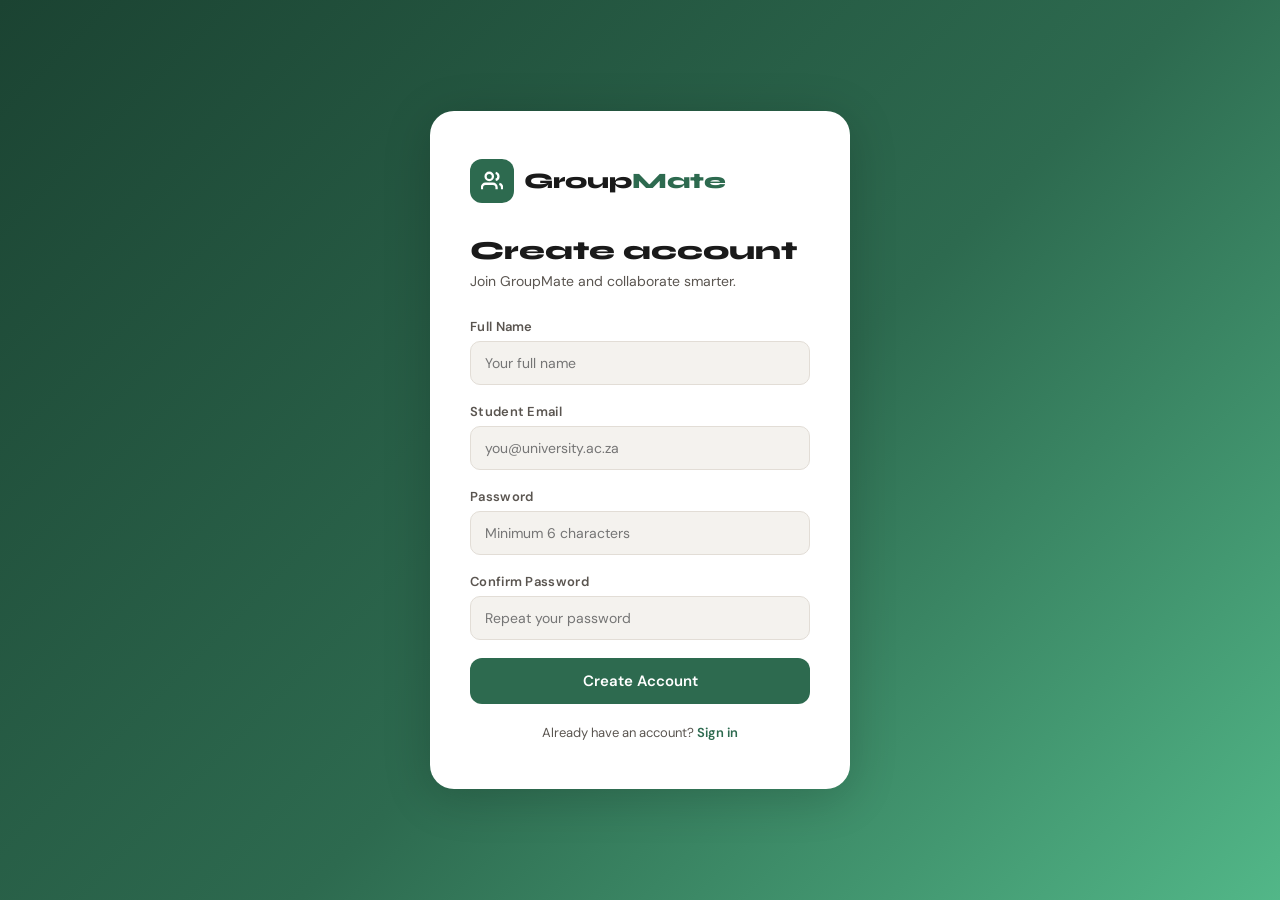
<file: pages/register.html>
<!DOCTYPE html>
<html lang="en">
<head>
  <meta charset="UTF-8" />
  <meta name="viewport" content="width=device-width, initial-scale=1.0" />
  <title>GroupMate — Register</title>
  <link rel="stylesheet" href="../css/styles.css" />
  <style>
    body {
      display: flex; align-items: center; justify-content: center; min-height: 100vh; padding: 24px;
      background: linear-gradient(135deg, #1B4332 0%, #2D6A4F 55%, #52B788 100%);
    }
    .auth-card {
      background: #fff; border-radius: 24px; padding: 48px 40px;
      width: 100%; max-width: 420px; box-shadow: 0 8px 48px rgba(0,0,0,0.18);
      animation: slideUp 0.4s ease;
    }
    .auth-logo { display: flex; align-items: center; gap: 10px; margin-bottom: 32px; }
    .auth-logo-icon { width: 44px; height: 44px; background: var(--primary); border-radius: 12px; display: flex; align-items: center; justify-content: center; }
    .auth-logo-text { font-family: 'Syne', sans-serif; font-size: 22px; font-weight: 800; }
    .auth-logo-text span { color: var(--primary); }
    .auth-title { font-family: 'Syne', sans-serif; font-size: 26px; font-weight: 800; margin-bottom: 6px; }
    .auth-sub   { color: var(--text-2); font-size: 14px; margin-bottom: 28px; }
    .auth-switch { text-align: center; margin-top: 20px; font-size: 13px; color: var(--text-2); }
    .auth-switch a { color: var(--primary); font-weight: 600; }
  </style>
</head>
<body>
  <div class="auth-card">
    <div class="auth-logo">
      <div class="auth-logo-icon">
        <svg viewBox="0 0 24 24" fill="none" stroke="white" stroke-width="2.5" width="22" height="22"><path d="M17 21v-2a4 4 0 0 0-4-4H5a4 4 0 0 0-4 4v2"/><circle cx="9" cy="7" r="4"/><path d="M23 21v-2a4 4 0 0 0-3-3.87"/><path d="M16 3.13a4 4 0 0 1 0 7.75"/></svg>
      </div>
      <span class="auth-logo-text">Group<span>Mate</span></span>
    </div>

    <div class="auth-title">Create account</div>
    <div class="auth-sub">Join GroupMate and collaborate smarter.</div>

    <div class="form-group">
      <label class="form-label">Full Name</label>
      <input type="text" id="name" class="form-input" placeholder="Your full name" />
      <div class="error-msg" id="name-err">Please enter your full name.</div>
    </div>

    <div class="form-group">
      <label class="form-label">Student Email</label>
      <input type="email" id="email" class="form-input" placeholder="you@university.ac.za" />
      <div class="error-msg" id="email-err">Please enter a valid email address.</div>
    </div>

    <div class="form-group">
      <label class="form-label">Password</label>
      <input type="password" id="pass" class="form-input" placeholder="Minimum 6 characters" />
      <div class="error-msg" id="pass-err">Password must be at least 6 characters.</div>
    </div>

    <div class="form-group">
      <label class="form-label">Confirm Password</label>
      <input type="password" id="pass2" class="form-input" placeholder="Repeat your password" />
      <div class="error-msg" id="pass2-err">Passwords do not match.</div>
    </div>

    <button class="btn btn-solid btn-lg btn-full" onclick="doRegister()">Create Account</button>

    <div class="auth-switch">
      Already have an account? <a href="../index.html">Sign in</a>
    </div>
  </div>

  <div class="toast" id="toast"></div>
  <script src="../js/shared.js"></script>
  <script>
    function validate(id, errId, condition) {
      const valid = condition(document.getElementById(id).value);
      document.getElementById(id).classList.toggle('error', !valid);
      document.getElementById(errId).classList.toggle('show', !valid);
      return valid;
    }

    function doRegister() {
      const name  = document.getElementById('name').value.trim();
      const email = document.getElementById('email').value.trim();
      const pass  = document.getElementById('pass').value;
      const pass2 = document.getElementById('pass2').value;

      const v1 = validate('name',  'name-err',  v => v.length > 1);
      const v2 = validate('email', 'email-err', v => v.includes('@') && v.length > 4);
      const v3 = validate('pass',  'pass-err',  v => v.length >= 6);
      const v4 = validate('pass2', 'pass2-err', v => v === pass);

      if (!v1 || !v2 || !v3 || !v4) return;

      saveUser({ name, initials: initials(name) });
      window.location.href = 'dashboard.html';
    }

    document.addEventListener('keydown', e => { if (e.key === 'Enter') doRegister(); });
  </script>
</body>
</html>
</file>
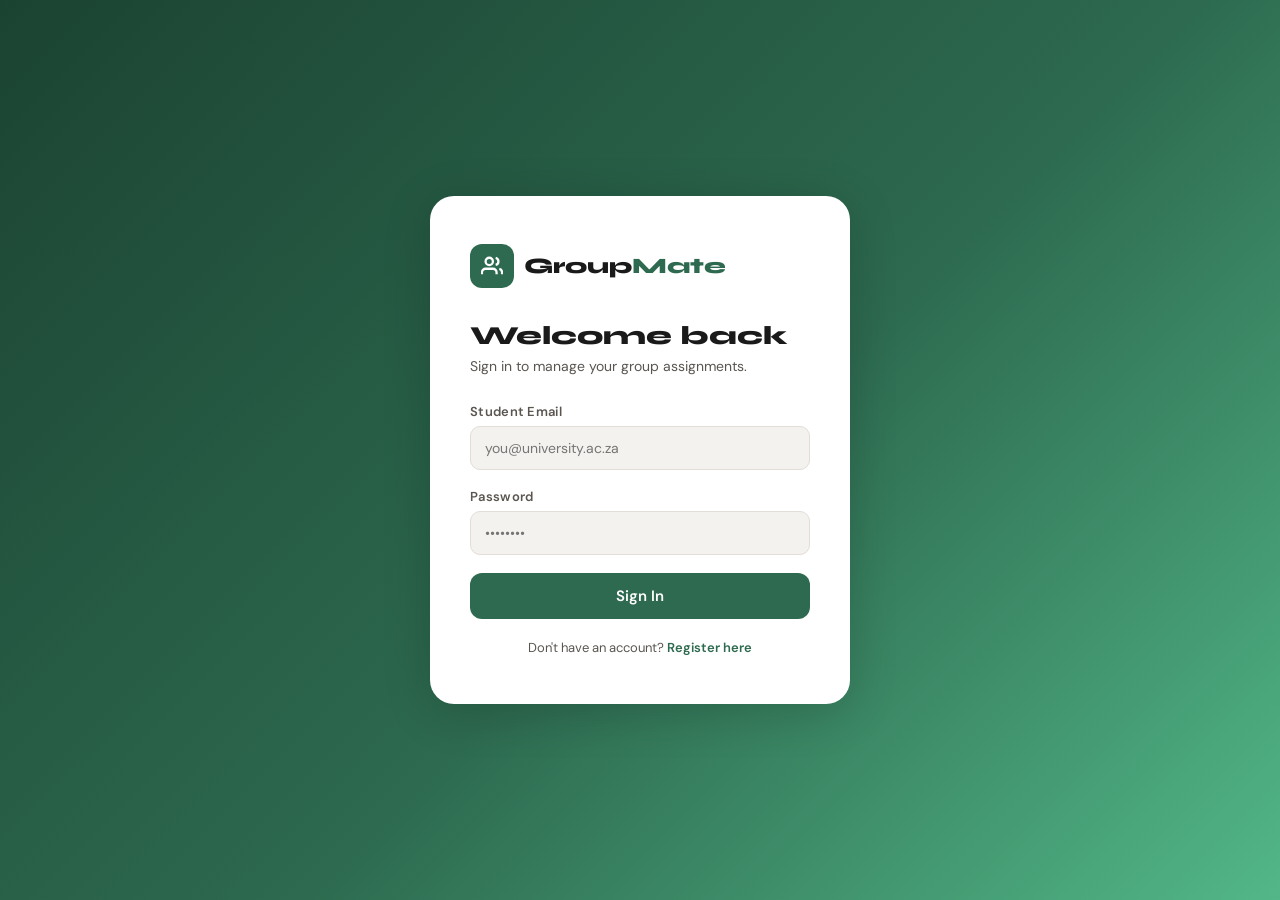
<file: pages/tasks.html>
<!DOCTYPE html>
<html lang="en">
<head>
  <meta charset="UTF-8" />
  <meta name="viewport" content="width=device-width, initial-scale=1.0" />
  <title>GroupMate — Tasks</title>
  <link rel="stylesheet" href="../css/styles.css" />
</head>
<body>
<div class="app-layout">
  <div id="sidebar-mount"></div>

  <div class="main-content">
    <div id="topbar-mount"></div>

    <div class="page-body">
      <div class="section-header">
        <div class="section-title">All Tasks</div>
        <button class="btn btn-solid" onclick="openModal()">
          <svg viewBox="0 0 24 24" fill="none" stroke="currentColor" stroke-width="2.5" width="15" height="15"><line x1="12" y1="5" x2="12" y2="19"/><line x1="5" y1="12" x2="19" y2="12"/></svg>
          Assign Task
        </button>
      </div>

      <!-- Filter bar -->
      <div style="display:flex;gap:8px;flex-wrap:wrap">
        <button class="btn btn-sm btn-solid"   id="filter-all"         onclick="setFilter('all')">All</button>
        <button class="btn btn-sm btn-outline"  id="filter-todo"        onclick="setFilter('todo')">To Do</button>
        <button class="btn btn-sm btn-outline"  id="filter-in-progress" onclick="setFilter('in-progress')">In Progress</button>
        <button class="btn btn-sm btn-outline"  id="filter-done"        onclick="setFilter('done')">Done</button>
      </div>

      <div class="card">
        <div id="task-list"></div>
      </div>
    </div>
  </div>
</div>

<!-- Add Task Modal -->
<div class="modal-overlay" id="modal">
  <div class="modal">
    <div class="modal-title">Assign New Task</div>
    <div class="modal-sub">Fill in the details and assign to a group member.</div>

    <div class="form-group">
      <label class="form-label">Task Name</label>
      <input type="text" id="t-name" class="form-input" placeholder="e.g. Write Literature Review" />
      <div class="error-msg" id="t-name-err">Task name is required.</div>
    </div>
    <div class="form-group">
      <label class="form-label">Description (optional)</label>
      <textarea id="t-desc" class="form-textarea" placeholder="What needs to be done?"></textarea>
    </div>
    <div class="form-row">
      <div class="form-group" style="margin-bottom:0">
        <label class="form-label">Assign To</label>
        <select id="t-assignee" class="form-select">
          <option value="">Select member…</option>
          <option>Thabo Mokoena</option>
          <option>Sipho Mthembu</option>
          <option>Nandi Pretorius</option>
          <option>Kefilwe Sithole</option>
          <option>Luca Ferreira</option>
        </select>
        <div class="error-msg" id="t-assignee-err">Please assign to a member.</div>
      </div>
      <div class="form-group" style="margin-bottom:0">
        <label class="form-label">Deadline</label>
        <input type="date" id="t-date" class="form-input" />
        <div class="error-msg" id="t-date-err">Please set a deadline.</div>
      </div>
    </div>
    <div class="form-group" style="margin-top:16px">
      <label class="form-label">Priority</label>
      <select id="t-priority" class="form-select">
        <option value="medium">Medium</option>
        <option value="high">High</option>
        <option value="low">Low</option>
      </select>
    </div>
    <div class="modal-actions">
      <button class="btn btn-outline" onclick="closeModal()">Cancel</button>
      <button class="btn btn-solid"   onclick="addTask()">Assign Task</button>
    </div>
  </div>
</div>

<!-- Delete Confirm -->
<div id="confirm-mount"></div>
<div class="toast" id="toast"></div>

<script src="../js/shared.js"></script>
<script>
  requireAuth();
  document.getElementById('sidebar-mount').innerHTML = buildSidebar('tasks');
  document.getElementById('topbar-mount').innerHTML  = buildTopbar('Tasks');
  document.getElementById('confirm-mount').innerHTML = confirmDialogHTML();

  // Set tomorrow as default date
  const tmr = new Date(); tmr.setDate(tmr.getDate()+1);
  document.getElementById('t-date').value = tmr.toISOString().slice(0,10);

  let currentFilter = 'all';
  let deleteId = null;

  function setFilter(f) {
    currentFilter = f;
    ['all','todo','in-progress','done'].forEach(id => {
      const el = document.getElementById('filter-' + id);
      if (el) { el.className = 'btn btn-sm ' + (id === f ? 'btn-solid' : 'btn-outline'); }
    });
    render();
  }

  function render() {
    let tasks = GM.tasks;
    if (currentFilter !== 'all') tasks = tasks.filter(t => t.status === currentFilter);
    const el = document.getElementById('task-list');
    if (!tasks.length) {
      el.innerHTML = `<div class="empty-state">
        <svg viewBox="0 0 24 24" fill="none" stroke="currentColor" stroke-width="1.5" width="56" height="56"><path d="M9 11l3 3L22 4"/><path d="M21 12v7a2 2 0 0 1-2 2H5a2 2 0 0 1-2-2V5a2 2 0 0 1 2-2h11"/></svg>
        <h3>No tasks here</h3><p>Try a different filter or add a new task.</p></div>`;
      return;
    }
    el.innerHTML = tasks.map(t => taskHTML(t, true)).join('');
  }

  function toggleTask(id) {
    const tasks = GM.tasks;
    const t = tasks.find(x => x.id === id);
    if (!t) return;
    t.status = t.status === 'done' ? 'todo' : 'done';
    GM.saveTasks(tasks);
    toast(t.status === 'done' ? '🎉 Task completed!' : 'Task marked as to-do.', t.status === 'done' ? 'success' : 'info');
    render();
  }

  function askDelete(id) { deleteId = id; document.getElementById('confirm-delete').classList.add('open'); }
  function closeConfirm() { document.getElementById('confirm-delete').classList.remove('open'); deleteId = null; }
  function confirmDelete() {
    const tasks = GM.tasks.filter(t => t.id !== deleteId);
    GM.saveTasks(tasks);
    closeConfirm();
    toast('Task deleted.', 'danger');
    render();
  }

  function openModal()  { document.getElementById('modal').classList.add('open'); }
  function closeModal() { document.getElementById('modal').classList.remove('open'); clearForm(); }
  document.getElementById('modal').addEventListener('click', e => { if (e.target === document.getElementById('modal')) closeModal(); });

  function clearForm() {
    ['t-name','t-desc'].forEach(id => document.getElementById(id).value = '');
    document.getElementById('t-assignee').value = '';
    document.getElementById('t-priority').value = 'medium';
    const tmr = new Date(); tmr.setDate(tmr.getDate()+1);
    document.getElementById('t-date').value = tmr.toISOString().slice(0,10);
  }

  function fieldOk(id, errId, check) {
    const val = document.getElementById(id).value;
    const ok  = check(val);
    document.getElementById(id).classList.toggle('error', !ok);
    document.getElementById(errId).classList.toggle('show', !ok);
    return ok;
  }

  function addTask() {
    const v1 = fieldOk('t-name',     't-name-err',     v => v.trim().length > 0);
    const v2 = fieldOk('t-assignee', 't-assignee-err', v => v !== '');
    const v3 = fieldOk('t-date',     't-date-err',     v => v !== '');
    if (!v1 || !v2 || !v3) return;

    const tasks = GM.tasks;
    tasks.push({
      id:       Date.now(),
      name:     document.getElementById('t-name').value.trim(),
      assignee: document.getElementById('t-assignee').value,
      deadline: document.getElementById('t-date').value,
      status:   'todo',
      priority: document.getElementById('t-priority').value,
    });
    GM.saveTasks(tasks);
    closeModal();
    toast('Task assigned successfully! ✓', 'success');
    render();
  }

  render();
</script>
</body>
</html>
</file>
<file: css/styles.css>
/* ─── Google Fonts ───────────────────────────────────────── */
@import url('https://fonts.googleapis.com/css2?family=DM+Sans:wght@300;400;500;600;700&family=Syne:wght@700;800&display=swap');

/* ─── CSS Variables ─────────────────────────────────────── */
:root {
  --bg:             #F4F2EE;
  --surface:        #FFFFFF;
  --border:         #E2DDD6;
  --primary:        #2D6A4F;
  --primary-dark:   #1B4332;
  --primary-light:  #52B788;
  --primary-pale:   #D8F3DC;
  --accent:         #F4A261;
  --accent-pale:    #FFF0E0;
  --danger:         #E76F51;
  --danger-pale:    #FDECEA;
  --info:           #457B9D;
  --text:           #1A1A1A;
  --text-2:         #5A5550;
  --text-3:         #9A948E;
  --radius:         14px;
  --shadow:         0 2px 16px rgba(0,0,0,0.08);
  --shadow-lg:      0 8px 40px rgba(0,0,0,0.14);
  --nav-w:          240px;
}

/* ─── Reset ─────────────────────────────────────────────── */
*, *::before, *::after { box-sizing: border-box; margin: 0; padding: 0; }
html, body { height: 100%; font-family: 'DM Sans', sans-serif; background: var(--bg); color: var(--text); font-size: 15px; }
button { cursor: pointer; border: none; background: none; font-family: inherit; }
input, textarea, select { font-family: inherit; font-size: 14px; }
a { text-decoration: none; color: inherit; }
ul { list-style: none; }

/* ─── Layout ─────────────────────────────────────────────── */
.app-layout   { display: flex; min-height: 100vh; }
.main-content { margin-left: var(--nav-w); flex: 1; display: flex; flex-direction: column; min-height: 100vh; }
.page-body    { padding: 28px; flex: 1; display: flex; flex-direction: column; gap: 24px; }

/* ─── Sidebar ────────────────────────────────────────────── */
.sidebar {
  width: var(--nav-w); min-height: 100vh; background: var(--primary-dark);
  display: flex; flex-direction: column; padding: 28px 16px;
  position: fixed; left: 0; top: 0; bottom: 0; z-index: 100;
}
.sidebar-logo { display: flex; align-items: center; gap: 10px; padding: 0 8px; margin-bottom: 36px; }
.sidebar-logo-icon {
  width: 36px; height: 36px; background: var(--primary-light);
  border-radius: 9px; display: flex; align-items: center; justify-content: center; flex-shrink: 0;
}
.sidebar-logo-text { font-family: 'Syne', sans-serif; font-size: 18px; font-weight: 800; color: white; }
.sidebar-logo-text span { color: var(--primary-light); }

.nav-section-label {
  font-size: 10px; font-weight: 700; color: rgba(255,255,255,0.4);
  letter-spacing: 1.2px; text-transform: uppercase;
  padding: 0 12px; margin: 20px 0 8px;
}
.nav-item {
  display: flex; align-items: center; gap: 12px;
  padding: 11px 12px; border-radius: 10px; color: rgba(255,255,255,0.65);
  font-size: 14px; font-weight: 500; cursor: pointer;
  transition: background 0.15s, color 0.15s; margin-bottom: 2px;
  text-decoration: none;
}
.nav-item:hover    { background: rgba(255,255,255,0.08); color: white; }
.nav-item.active   { background: var(--primary); color: white; }
.nav-item svg      { width: 18px; height: 18px; flex-shrink: 0; }
.nav-badge {
  margin-left: auto; background: var(--accent); color: white;
  font-size: 11px; font-weight: 700; padding: 1px 7px; border-radius: 20px;
}
.sidebar-footer { margin-top: auto; }
.user-pill {
  display: flex; align-items: center; gap: 10px; padding: 10px 12px;
  border-radius: 10px; background: rgba(255,255,255,0.08);
  cursor: pointer; text-decoration: none;
}
.user-pill:hover { background: rgba(255,255,255,0.14); }
.user-info .user-name { font-size: 13px; font-weight: 600; color: white; }
.user-info .user-role { font-size: 11px; color: rgba(255,255,255,0.5); }

/* ─── Topbar ─────────────────────────────────────────────── */
.topbar {
  position: sticky; top: 0; background: var(--bg); border-bottom: 1px solid var(--border);
  padding: 0 28px; height: 64px; display: flex; align-items: center; gap: 16px; z-index: 50;
}
.topbar-title { font-family: 'Syne', sans-serif; font-size: 20px; font-weight: 800; flex: 1; }
.topbar-actions { display: flex; align-items: center; gap: 10px; }

/* ─── Avatars ────────────────────────────────────────────── */
.avatar {
  border-radius: 50%; display: flex; align-items: center; justify-content: center;
  font-weight: 700; flex-shrink: 0;
}
.avatar-sm { width: 28px; height: 28px; font-size: 11px; }
.avatar-md { width: 36px; height: 36px; font-size: 13px; }
.avatar-lg { width: 44px; height: 44px; font-size: 16px; }

/* ─── Cards ─────────────────────────────────────────────── */
.card {
  background: var(--surface); border-radius: var(--radius);
  border: 1px solid var(--border); padding: 22px;
}
.card-title {
  font-family: 'Syne', sans-serif; font-size: 15px; font-weight: 700;
  margin-bottom: 16px; display: flex; align-items: center; justify-content: space-between;
}

/* ─── Buttons ────────────────────────────────────────────── */
.btn {
  display: inline-flex; align-items: center; gap: 7px;
  padding: 9px 16px; border-radius: 10px; font-size: 13px;
  font-weight: 600; transition: all 0.15s; cursor: pointer; font-family: inherit;
}
.btn svg { width: 15px; height: 15px; }
.btn-sm  { padding: 6px 12px; font-size: 12px; border-radius: 8px; }
.btn-lg  { padding: 13px 24px; font-size: 15px; border-radius: 12px; }
.btn-full { width: 100%; justify-content: center; }

.btn-solid   { background: var(--primary); color: white; border: none; }
.btn-solid:hover   { background: var(--primary-dark); }
.btn-solid:active  { transform: scale(0.98); }

.btn-outline { background: transparent; color: var(--text); border: 1.5px solid var(--border); }
.btn-outline:hover { border-color: var(--primary); color: var(--primary); }

.btn-danger  { background: var(--danger); color: white; border: none; }
.btn-danger:hover  { background: #c0533b; }

.icon-btn {
  width: 38px; height: 38px; border-radius: 10px; background: var(--surface);
  border: 1px solid var(--border); display: flex; align-items: center; justify-content: center;
  transition: background 0.15s; position: relative; cursor: pointer;
}
.icon-btn:hover { background: var(--primary-pale); }
.icon-btn svg { width: 18px; height: 18px; color: var(--text-2); }
.notif-dot {
  width: 8px; height: 8px; background: var(--danger); border-radius: 50%;
  position: absolute; top: 6px; right: 6px; border: 2px solid var(--bg);
}

/* ─── Forms ─────────────────────────────────────────────── */
.form-group   { margin-bottom: 18px; }
.form-label   { display: block; font-size: 13px; font-weight: 600; color: var(--text-2); margin-bottom: 6px; letter-spacing: 0.3px; }
.form-input, .form-select, .form-textarea {
  width: 100%; padding: 12px 14px; border: 1.5px solid var(--border);
  border-radius: 10px; font-size: 14px; color: var(--text);
  transition: border-color 0.2s, box-shadow 0.2s; background: var(--bg);
  font-family: inherit;
}
.form-input:focus, .form-select:focus, .form-textarea:focus {
  outline: none; border-color: var(--primary); box-shadow: 0 0 0 3px rgba(45,106,79,0.12);
}
.form-input.error, .form-select.error { border-color: var(--danger); }
.form-textarea { resize: vertical; min-height: 80px; }
.form-row { display: grid; grid-template-columns: 1fr 1fr; gap: 16px; }
.error-msg  { font-size: 12px; color: var(--danger); margin-top: 5px; display: none; }
.error-msg.show { display: block; }

/* ─── Chips & Tags ───────────────────────────────────────── */
.chip { display: inline-flex; align-items: center; padding: 3px 10px; border-radius: 20px; font-size: 11px; font-weight: 600; }
.chip-green  { background: var(--primary-pale); color: var(--primary); }
.chip-orange { background: var(--accent-pale);  color: #C96A1A; }
.chip-red    { background: var(--danger-pale);  color: var(--danger); }
.chip-grey   { background: var(--bg);           color: var(--text-3); border: 1px solid var(--border); }
.chip-blue   { background: #DAF0FF;             color: var(--info); }

.tag         { display: inline-flex; align-items: center; padding: 2px 8px; border-radius: 6px; font-size: 11px; font-weight: 600; }
.tag-green   { background: var(--primary-pale); color: var(--primary); }
.tag-orange  { background: var(--accent-pale);  color: #C96A1A; }

/* ─── Progress ───────────────────────────────────────────── */
.progress-bar  { height: 8px; background: var(--border); border-radius: 99px; overflow: hidden; }
.progress-fill { height: 100%; border-radius: 99px; background: var(--primary); transition: width 0.6s ease; }
.progress-fill.orange { background: var(--accent); }
.progress-fill.red    { background: var(--danger); }

/* ─── Stats ──────────────────────────────────────────────── */
.stats-row { display: grid; grid-template-columns: repeat(4, 1fr); gap: 16px; }
.stat-card  { background: var(--surface); border-radius: var(--radius); border: 1px solid var(--border); padding: 20px; }
.stat-label { font-size: 12px; font-weight: 600; color: var(--text-3); text-transform: uppercase; letter-spacing: 0.5px; margin-bottom: 8px; }
.stat-value { font-family: 'Syne', sans-serif; font-size: 30px; font-weight: 800; }
.stat-sub   { font-size: 12px; color: var(--text-3); margin-top: 4px; }
.stat-card.green  .stat-value { color: var(--primary); }
.stat-card.orange .stat-value { color: var(--accent); }
.stat-card.red    .stat-value { color: var(--danger); }
.stat-card.blue   .stat-value { color: var(--info); }

/* ─── Tasks ──────────────────────────────────────────────── */
.task-item {
  display: flex; align-items: center; gap: 14px;
  padding: 12px; border-bottom: 1px solid var(--border);
  transition: background 0.15s; border-radius: 8px;
}
.task-item:hover       { background: var(--bg); }
.task-item:last-child  { border-bottom: none; }
.task-check {
  width: 20px; height: 20px; border-radius: 6px; border: 2px solid var(--border);
  flex-shrink: 0; cursor: pointer; display: flex; align-items: center; justify-content: center;
  transition: background 0.15s, border-color 0.15s;
}
.task-check.done               { background: var(--primary); border-color: var(--primary); }
.task-check.done::after        { content: '✓'; color: white; font-size: 12px; font-weight: 700; }
.task-info                     { flex: 1; min-width: 0; }
.task-name                     { font-size: 14px; font-weight: 500; }
.task-name.done                { text-decoration: line-through; color: var(--text-3); }
.task-meta                     { font-size: 12px; color: var(--text-3); margin-top: 3px; }
.task-actions                  { display: flex; align-items: center; gap: 8px; }

/* ─── Members ────────────────────────────────────────────── */
.member-row { display: flex; align-items: center; gap: 14px; padding: 12px 0; border-bottom: 1px solid var(--border); }
.member-row:last-child { border-bottom: none; }
.member-info { flex: 1; }
.member-name { font-size: 14px; font-weight: 600; }
.member-sub  { font-size: 12px; color: var(--text-3); margin-top: 2px; }

/* ─── Notifications ──────────────────────────────────────── */
.notif-item { display: flex; gap: 12px; padding: 12px; border-radius: 10px; margin-bottom: 4px; }
.notif-item.unread { background: var(--primary-pale); }
.notif-icon {
  width: 36px; height: 36px; border-radius: 10px; flex-shrink: 0;
  display: flex; align-items: center; justify-content: center;
}
.notif-icon svg { width: 16px; height: 16px; }
.notif-icon.green  { background: var(--primary-pale); color: var(--primary); }
.notif-icon.orange { background: var(--accent-pale);  color: var(--accent); }
.notif-icon.red    { background: var(--danger-pale);  color: var(--danger); }
.notif-text .notif-title { font-size: 13px; font-weight: 600; }
.notif-text .notif-body  { font-size: 12px; color: var(--text-2); margin-top: 2px; }
.notif-text .notif-time  { font-size: 11px; color: var(--text-3); margin-top: 3px; }

/* ─── Files ──────────────────────────────────────────────── */
.file-grid { display: grid; grid-template-columns: repeat(auto-fill, minmax(180px, 1fr)); gap: 14px; }
.file-card {
  border: 1.5px solid var(--border); border-radius: var(--radius);
  padding: 18px 14px; text-align: center; cursor: pointer;
  transition: border-color 0.15s, box-shadow 0.15s; background: var(--surface);
}
.file-card:hover { border-color: var(--primary); box-shadow: var(--shadow); }
.file-icon { font-size: 32px; margin-bottom: 10px; }
.file-name { font-size: 12px; font-weight: 600; color: var(--text); word-break: break-word; }
.file-meta { font-size: 11px; color: var(--text-3); margin-top: 4px; }
.upload-zone {
  border: 2px dashed var(--border); border-radius: var(--radius);
  padding: 40px; text-align: center; cursor: pointer;
  transition: border-color 0.2s, background 0.2s; margin-bottom: 24px;
}
.upload-zone:hover { border-color: var(--primary); background: var(--primary-pale); }
.upload-zone svg { width: 40px; height: 40px; color: var(--text-3); margin-bottom: 12px; }
.upload-zone p   { font-size: 13px; color: var(--text-2); }
.upload-zone strong { color: var(--primary); }

/* ─── Chat ───────────────────────────────────────────────── */
.chat-layout      { display: flex; height: calc(100vh - 64px); }
.chat-sidebar     { width: 260px; border-right: 1px solid var(--border); overflow-y: auto; padding: 16px; }
.chat-main        { flex: 1; display: flex; flex-direction: column; }
.chat-header      { padding: 16px 20px; border-bottom: 1px solid var(--border); display: flex; align-items: center; gap: 12px; }
.chat-messages    { flex: 1; overflow-y: auto; padding: 20px; display: flex; flex-direction: column; gap: 16px; }
.chat-input-area  { padding: 16px 20px; border-top: 1px solid var(--border); display: flex; gap: 10px; align-items: flex-end; }
.chat-input       { flex: 1; padding: 11px 14px; border: 1.5px solid var(--border); border-radius: 12px; resize: none; max-height: 120px; transition: border-color 0.2s; background: var(--bg); font-family: inherit; }
.chat-input:focus { outline: none; border-color: var(--primary); }
.convo-item       { display: flex; align-items: center; gap: 10px; padding: 10px; border-radius: 10px; cursor: pointer; margin-bottom: 2px; text-decoration: none; }
.convo-item:hover  { background: var(--bg); }
.convo-item.active { background: var(--primary-pale); }
.convo-name    { font-size: 13px; font-weight: 600; color: var(--text); }
.convo-preview { font-size: 12px; color: var(--text-3); white-space: nowrap; overflow: hidden; text-overflow: ellipsis; }
.msg-bubble    { display: flex; gap: 10px; max-width: 75%; }
.msg-bubble.mine { flex-direction: row-reverse; align-self: flex-end; }
.msg-body { padding: 11px 14px; border-radius: 16px; font-size: 14px; line-height: 1.5; }
.msg-bubble:not(.mine) .msg-body { background: var(--surface); border: 1px solid var(--border); border-bottom-left-radius: 4px; }
.msg-bubble.mine   .msg-body { background: var(--primary); color: white; border-bottom-right-radius: 4px; }
.msg-time   { font-size: 11px; color: var(--text-3); margin-top: 4px; text-align: right; }
.msg-sender { font-size: 11px; font-weight: 600; color: var(--text-3); margin-bottom: 3px; }

/* ─── Modal ──────────────────────────────────────────────── */
.modal-overlay {
  display: none; position: fixed; inset: 0; background: rgba(0,0,0,0.45);
  z-index: 500; align-items: center; justify-content: center; padding: 20px;
}
.modal-overlay.open { display: flex; }
.modal {
  background: var(--surface); border-radius: 20px; width: 100%;
  max-width: 480px; padding: 32px; box-shadow: var(--shadow-lg);
  animation: slideUp 0.3s ease;
}
.modal-title    { font-family: 'Syne', sans-serif; font-size: 20px; font-weight: 800; margin-bottom: 4px; }
.modal-sub      { font-size: 13px; color: var(--text-2); margin-bottom: 24px; }
.modal-actions  { display: flex; gap: 10px; justify-content: flex-end; margin-top: 24px; }

/* ─── Confirm ────────────────────────────────────────────── */
.confirm-overlay {
  display: none; position: fixed; inset: 0; background: rgba(0,0,0,0.45);
  z-index: 600; align-items: center; justify-content: center; padding: 20px;
}
.confirm-overlay.open { display: flex; }
.confirm-box {
  background: var(--surface); border-radius: 20px; width: 100%;
  max-width: 380px; padding: 28px; box-shadow: var(--shadow-lg);
  animation: slideUp 0.25s ease;
}
.confirm-icon { width: 48px; height: 48px; background: var(--danger-pale); border-radius: 14px; display: flex; align-items: center; justify-content: center; margin-bottom: 16px; }
.confirm-icon svg { width: 24px; height: 24px; color: var(--danger); }
.confirm-title { font-family: 'Syne', sans-serif; font-size: 17px; font-weight: 800; margin-bottom: 6px; }
.confirm-body  { font-size: 13px; color: var(--text-2); margin-bottom: 20px; }
.confirm-actions { display: flex; gap: 10px; }

/* ─── Toast ──────────────────────────────────────────────── */
.toast {
  position: fixed; top: 20px; right: 20px; z-index: 9999;
  padding: 12px 20px; border-radius: 10px; font-size: 14px; font-weight: 500;
  box-shadow: var(--shadow-lg); display: flex; align-items: center; gap: 10px;
  pointer-events: none; opacity: 0; transition: opacity 0.3s; min-width: 220px;
}
.toast.show     { opacity: 1; }
.toast.success  { background: var(--primary); color: white; }
.toast.danger   { background: var(--danger);  color: white; }
.toast.info     { background: #264653;        color: white; }

/* ─── Section helpers ────────────────────────────────────── */
.section-header { display: flex; align-items: center; justify-content: space-between; margin-bottom: 16px; }
.section-title  { font-family: 'Syne', sans-serif; font-size: 17px; font-weight: 800; }
.text-muted     { color: var(--text-3); font-size: 13px; }
.online-dot     { width: 8px; height: 8px; background: #40C97F; border-radius: 50%; display: inline-block; border: 2px solid var(--surface); }

/* ─── Empty state ────────────────────────────────────────── */
.empty-state     { text-align: center; padding: 48px 20px; }
.empty-state svg { width: 56px; height: 56px; color: var(--border); margin-bottom: 14px; }
.empty-state h3  { font-size: 16px; font-weight: 600; margin-bottom: 6px; }
.empty-state p   { font-size: 13px; color: var(--text-3); }

/* ─── Animations ─────────────────────────────────────────── */
@keyframes slideUp {
  from { opacity: 0; transform: translateY(20px); }
  to   { opacity: 1; transform: translateY(0); }
}
.animate-in { animation: slideUp 0.4s ease; }

/* ─── Responsive ─────────────────────────────────────────── */
@media (max-width: 900px) {
  .stats-row { grid-template-columns: repeat(2, 1fr); }
  .form-row  { grid-template-columns: 1fr; }
}
@media (max-width: 640px) {
  :root { --nav-w: 60px; }
  .sidebar-logo-text, .nav-item span, .user-info,
  .nav-section-label, .nav-badge { display: none; }
  .stats-row { grid-template-columns: 1fr 1fr; }
}
</file>
